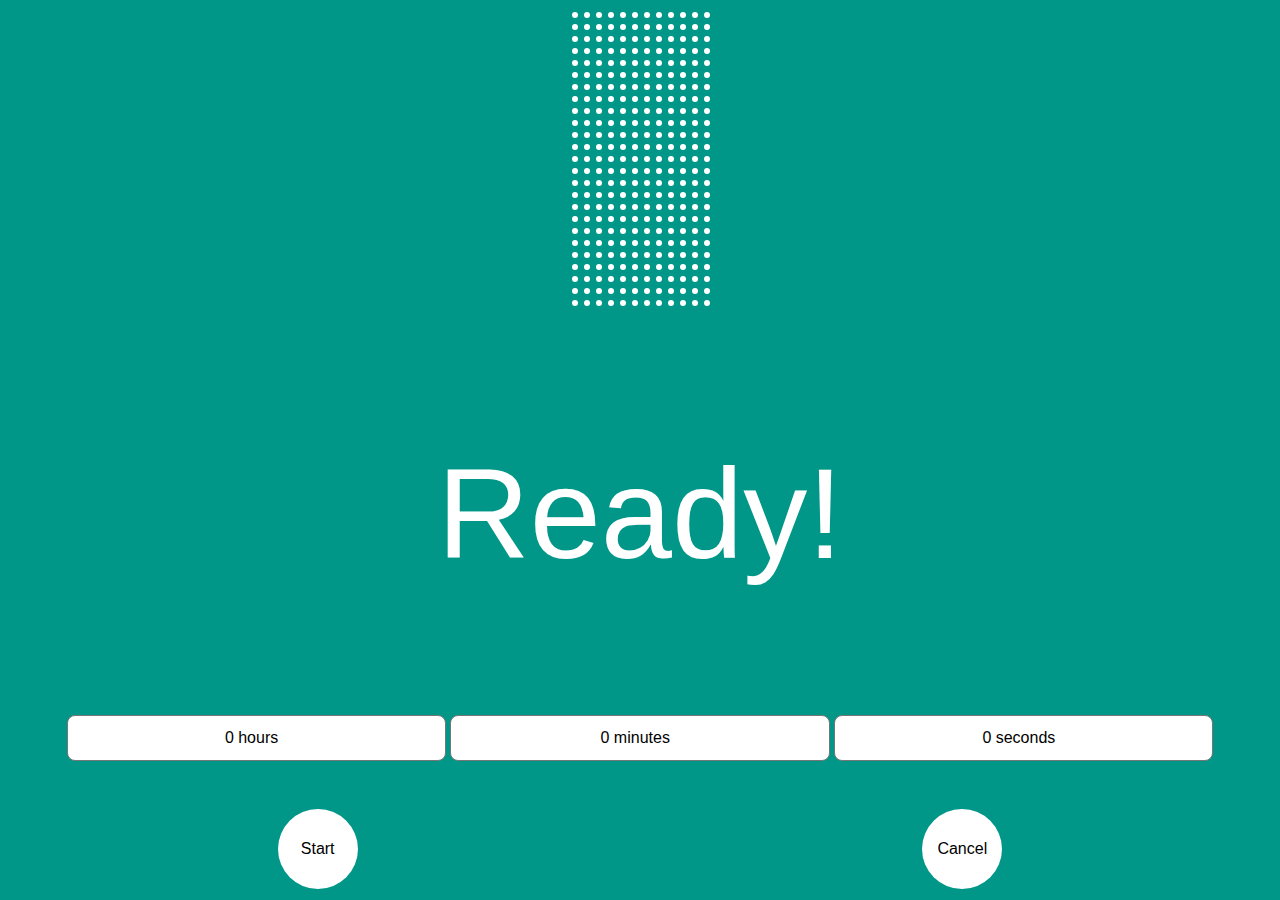
<file: index.html>
<!DOCTYPE html>
<html>
    <head>
        <title>Countdown Timer</title>
        <meta charset="utf-8">
        <meta name="viewport" content="width=device-width, initial-scale=1.0">
        <link rel="stylesheet" href="style.css">
    </head>
    <body>
        <div class="Container">
            <svg id="progressBarContainer" width="144" height="300">
                <defs>
                    <pattern id="pattern1" x="0" y="0" width="12" height="12" patternUnits="userSpaceOnUse">
                    <circle cx="5" cy="5" r="3" stroke="0" fill="white"/>
                    </pattern>
                </defs>
               <rect id="progressBar" x="0" y="0" width="144" height="300" style="fill: url(#pattern1);"/>
            </svg>
            
            <div id="clock">
                <p>Ready!</p>
            </div>
            
            <div id="content">
                <select class="selector" id="hours">
                    <option value="0">0 hours</option>
                    <option value="1">1 hours</option>
                    <option value="2">2 hours</option>
                    <option value="3">3 hours</option>
                    <option value="4">4 hours</option>
                    <option value="5">5 hours</option>
                    <option value="6">6 hours</option>
                    <option value="7">7 hours</option>
                    <option value="8">8 hours</option>
                    <option value="9">9 hours</option>
                    <option value="10">10 hours</option>
                    <option value="11">11 hours</option>
                    <option value="12">12 hours</option>
                    <option value="13">13 hours</option>
                    <option value="14">14 hours</option>
                    <option value="15">15 hours</option>
                    <option value="16">16 hours</option>
                    <option value="17">17 hours</option>
                    <option value="18">18 hours</option>
                    <option value="19">19 hours</option>
                    <option value="20">20 hours</option>
                    <option value="21">21 hours</option>
                    <option value="22">22 hours</option>
                    <option value="23">23 hours</option>
                </select>
                
                <select class="selector" id="minutes">
                    <option value="0">0 minutes</option>
                    <option value="1">1 minutes</option>
                    <option value="2">2 minutes</option>
                    <option value="3">3 minutes</option>
                    <option value="4">4 minutes</option>
                    <option value="5">5 minutes</option>
                    <option value="6">6 minutes</option>
                    <option value="7">7 minutes</option>
                    <option value="8">8 minutes</option>
                    <option value="9">9 minutes</option>
                    <option value="10">10 minutes</option>
                    <option value="11">11 minutes</option>
                    <option value="12">12 minutes</option>
                    <option value="13">13 minutes</option>
                    <option value="14">14 minutes</option>
                    <option value="15">15 minutes</option>
                    <option value="16">16 minutes</option>
                    <option value="17">17 minutes</option>
                    <option value="18">18 minutes</option>
                    <option value="19">19 minutes</option>
                    <option value="20">20 minutes</option>
                    <option value="21">21 minutes</option>
                    <option value="22">22 minutes</option>
                    <option value="23">23 minutes</option>
                    <option value="24">24 minutes</option>
                    <option value="25">25 minutes</option>
                    <option value="26">26 minutes</option>
                    <option value="27">27 minutes</option>
                    <option value="28">28 minutes</option>
                    <option value="29">29 minutes</option>
                    <option value="30">30 minutes</option>
                    <option value="31">31 minutes</option>
                    <option value="32">32 minutes</option>
                    <option value="33">33 minutes</option>
                    <option value="34">34 minutes</option>
                    <option value="35">35 minutes</option>
                    <option value="36">36 minutes</option>
                    <option value="37">37 minutes</option>
                    <option value="38">38 minutes</option>
                    <option value="39">39 minutes</option>
                    <option value="40">40 minutes</option>
                    <option value="41">41 minutes</option>
                    <option value="42">42 minutes</option>
                    <option value="43">43 minutes</option>
                    <option value="44">44 minutes</option>
                    <option value="45">45 minutes</option>
                    <option value="46">46 minutes</option>
                    <option value="47">47 minutes</option>
                    <option value="48">48 minutes</option>
                    <option value="49">49 dminutes</option>
                    <option value="50">50 minutes</option>
                    <option value="51">51 minutes</option>
                    <option value="52">52 minutes</option>
                    <option value="53">53 minutes</option>
                    <option value="54">54 minutes</option>
                    <option value="55">55 minutes</option>
                    <option value="56">56 minutes</option>
                    <option value="57">57 minutes</option>
                    <option value="58">58 minutes</option>
                    <option value="59">59 minutes</option>
                </select>
                
                 <select class="selector" id="seconds">
                    <option value="0">0 seconds</option>
                    <option value="1">1 seconds</option>
                    <option value="2">2 seconds</option>
                    <option value="3">3 seconds</option>
                    <option value="4">4 seconds</option>
                    <option value="5">5 seconds</option>
                    <option value="6">6 seconds</option>
                    <option value="7">7 seconds</option>
                    <option value="8">8 seconds</option>
                    <option value="9">9 seconds</option>
                    <option value="10">10 seconds</option>
                    <option value="11">11 seconds</option>
                    <option value="12">12 seconds</option>
                    <option value="13">13 seconds</option>
                    <option value="14">14 seconds</option>
                    <option value="15">15 seconds</option>
                    <option value="16">16 seconds</option>
                    <option value="17">17 seconds</option>
                    <option value="18">18 seconds</option>
                    <option value="19">19 seconds</option>
                    <option value="20">20 seconds</option>
                    <option value="21">21 seconds</option>
                    <option value="22">22 seconds</option>
                    <option value="23">23 seconds</option>
                    <option value="24">24 seconds</option>
                    <option value="25">25 seconds</option>
                    <option value="26">26 seconds</option>
                    <option value="27">27 seconds</option>
                    <option value="28">28 seconds</option>
                    <option value="29">29 seconds</option>
                    <option value="30">30 seconds</option>
                    <option value="31">31 seconds</option>
                    <option value="32">32 seconds</option>
                    <option value="33">33 seconds</option>
                    <option value="34">34 seconds</option>
                    <option value="35">35 seconds</option>
                    <option value="36">36 seconds</option>
                    <option value="37">37 seconds</option>
                    <option value="38">38 seconds</option>
                    <option value="39">39 seconds</option>
                    <option value="40">40 seconds</option>
                    <option value="41">41 seconds</option>
                    <option value="42">42 seconds</option>
                    <option value="43">43 seconds</option>
                    <option value="44">44 seconds</option>
                    <option value="45">45 seconds</option>
                    <option value="46">46 seconds</option>
                    <option value="47">47 seconds</option>
                    <option value="48">48 seconds</option>
                    <option value="49">49 seconds</option>
                    <option value="50">50 seconds</option>
                    <option value="51">51 seconds</option>
                    <option value="52">52 seconds</option>
                    <option value="53">53 seconds</option>
                    <option value="54">54 seconds</option>
                    <option value="55">55 seconds</option>
                    <option value="56">56 seconds</option>
                    <option value="57">57 seconds</option>
                    <option value="58">58 seconds</option>
                    <option value="59">59 seconds</option>
                </select>
            </div>
            
            <div class="buttonSection">
                <div class="button1">
                    <button class="roundButton" id="start">Start</button>
                </div>
                <div class="button2">
                    <button class="roundButton" id="cancel">Cancel</button>
                </div>
               
            </div>
            
            
        </div>
        
        <script>
            document.getElementById("start").addEventListener('click',startTime);
            document.getElementById("cancel").addEventListener('click', cancelledButtonPressed);
            
            var startTime;
            var endTime;
            var origTimePeriod;
            var newTimePeriod;
            var timer;
            var cancelled = false;
            
            function startTime(){
                cancelled = false;
                
                startTime = new Date();
                endTime = getEndTime();
                
                origTimePeriod = endTime.getTime() - startTime.getTime();
                
                newTimePeriod = origTimePeriod;
                
                timer = setInterval(displayCountdown, 1000);
            }
            
            function displayCountdown(){
                var timeLeft = msToTime(newTimePeriod);
                
                document.getElementById("clock").innerHTML = `<p>${timeLeft["hours"]}h ${timeLeft["minutes"]}m ${timeLeft["seconds"]}s</p>`;
                
                var newHeight = Math.floor(newTimePeriod / origTimePeriod * 100) * 3;
                document.getElementById("progressBar").setAttribute("height" , newHeight)
                
                newTimePeriod -= 1000;
                
                if(newTimePeriod <0 || cancelled){
                    clearInterval(timer);
                    document.getElementById("clock").innerHTML = "<p>Complete!</p>";
                }
            }
            
            function cancelledButtonPressed(){
                cancelled = true;
            }
            
            function msToTime(milliseconds){
                var mHour = 1000 * 60 * 60;
                var mMinute = 1000 * 60;
                var mSecond = 1000;
                
                var hours = Math.floor(milliseconds / mHour);
                var minutes = Math.floor((milliseconds % mHour) / mMinute);
                var seconds = Math.floor((milliseconds % mMinute) / mSecond);
                
                var time = [];
                time["hours"] = hours;
                time["minutes"] = minutes;
                time["seconds"] = seconds;
                
                return time;
            }
            
            function getEndTime(){
                var dt = new Date();
                
                var hours = parseInt(document.getElementById("hours").value);
                var minutes = parseInt(document.getElementById("minutes").value);
                var seconds = parseInt(document.getElementById("seconds").value);
                
                dt.setHours(dt.getHours() + hours);
                dt.setMinutes(dt.getMinutes() + minutes);
                dt.setSeconds(dt.getSeconds() + seconds);
                return dt;
            }
        </script>
    </body>
</html>
</file>
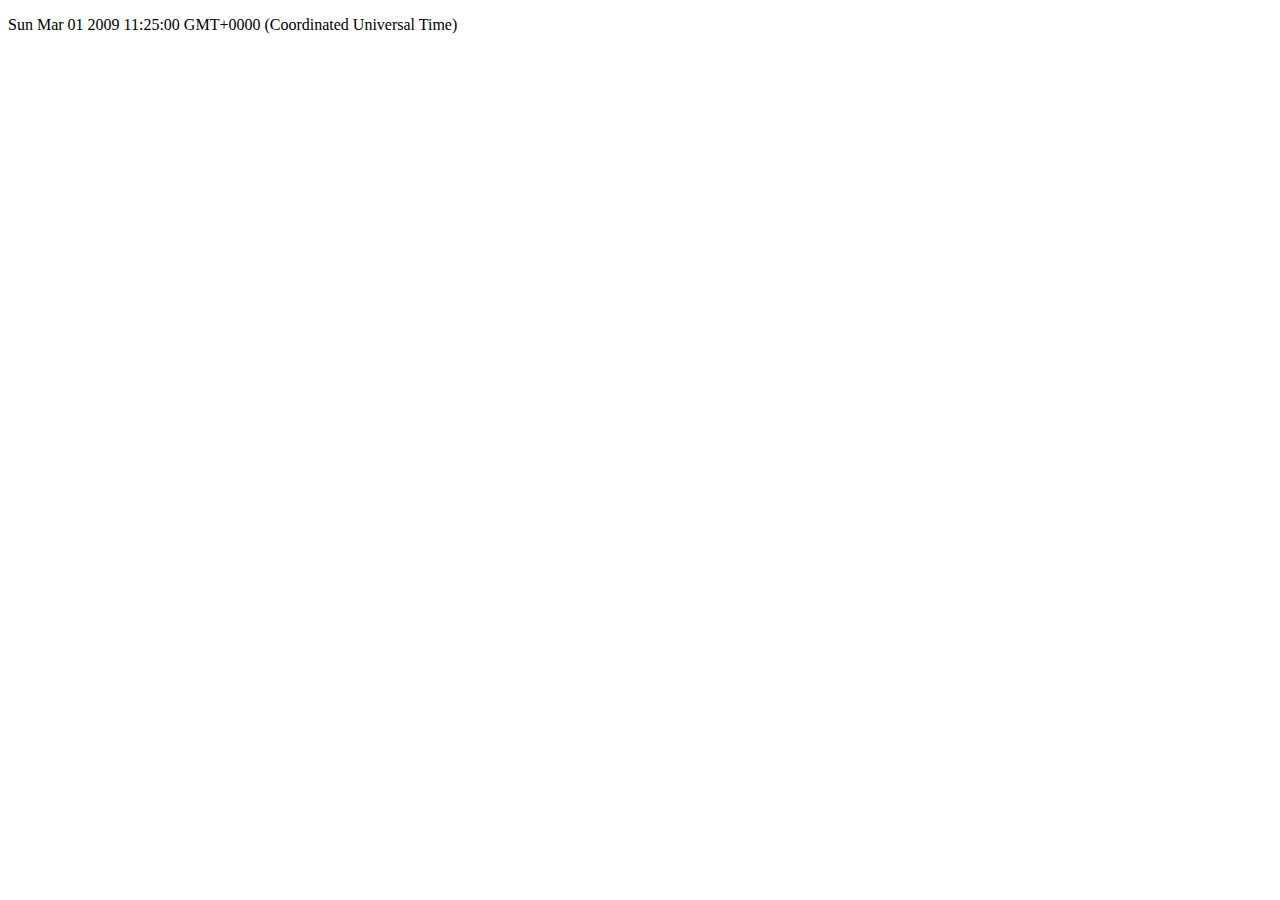
<file: js-datetime.html>
<!DOCTYPE html>
<html>
    <head>

    </head>

    <body>
        <p id="output"></p>
        <p id="output2"></p>

        <script>

        var dt = new Date(1980, 2, 1, 0, 0 , 0);

        document.getElementById("output").innerHTML = dt.setHours(11);
        dt.setMinutes(25);
        dt.setFullYear(2009);
        document.getElementById("output").innerHTML = dt;
        </script>
    </body>
</html>
</file>
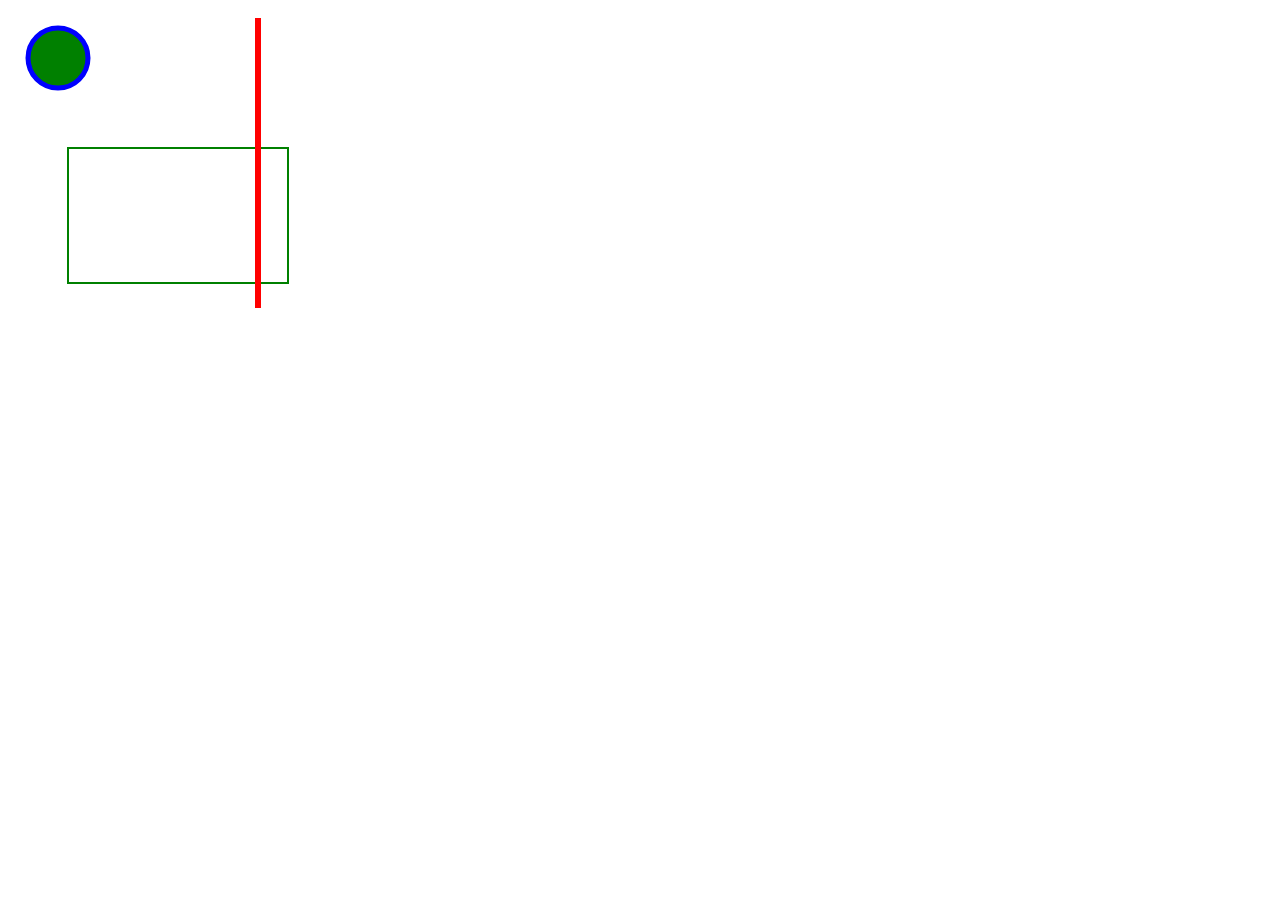
<file: svg.html>
<!DOCTYPE html>
<html>
    <head>

    </head>

    <body>
        <svg width="500" height="500">
            <defs>
                <pattern id="patter1" x="0" y="0" width="12" height="12" patternUnits="userSpaceOUse">
                <circle cx="5" cy="5" r="3" stroke="0" fill="green"/>
                </pattern>
            </defs>

            
            <circle cx="50" cy="50" r="30" stroke="blue" stroke-width="5" fill="green"/>
            
            <rect x="60" y="140" width="220" height="135" stroke="green" stroke-width="2" style="fill: url(#pattern1)"/>
            
            <line x1="250" y1="10" x2="250" y2="300" stroke="red" stroke-width="6"/>
        </svg>
    </body>
</html>
</file>
<file: style.css>
body{
    background-color: #009788;
    font-family: 'Railway', sans-serif;
    text-align: center;
}

.container{
    width: 100%;
}

p{
    color: white;
    font-size: 10vw;
}

#clock{
    width: 100%;
    text-align: center;
}

#progressBarContainer{
    transform: rotate(180deg);
}

.buttonSection{
    width: 100%;
    padding-top: 3rem;
}

.roundButton{
    border-radius: 50%;
    background-color: white;
    border: 0;
    width: 5rem;
    height: 5rem;
    font-size: 1rem;
}

.button1{
    float: left;
    width: 49%;
}

.button2{
    float: right;
    width: 49%;
}

.selector{
    background-color: white;
    padding: .8rem 1.4rem .9rem .8rem;
    width: 30%;
    border-radius: .5rem;
    -moz-appearance: none;
    -webkit-appearance: none;
    appearance: none;
    font-size: 1rem;
    text-align: center;
}
</file>
